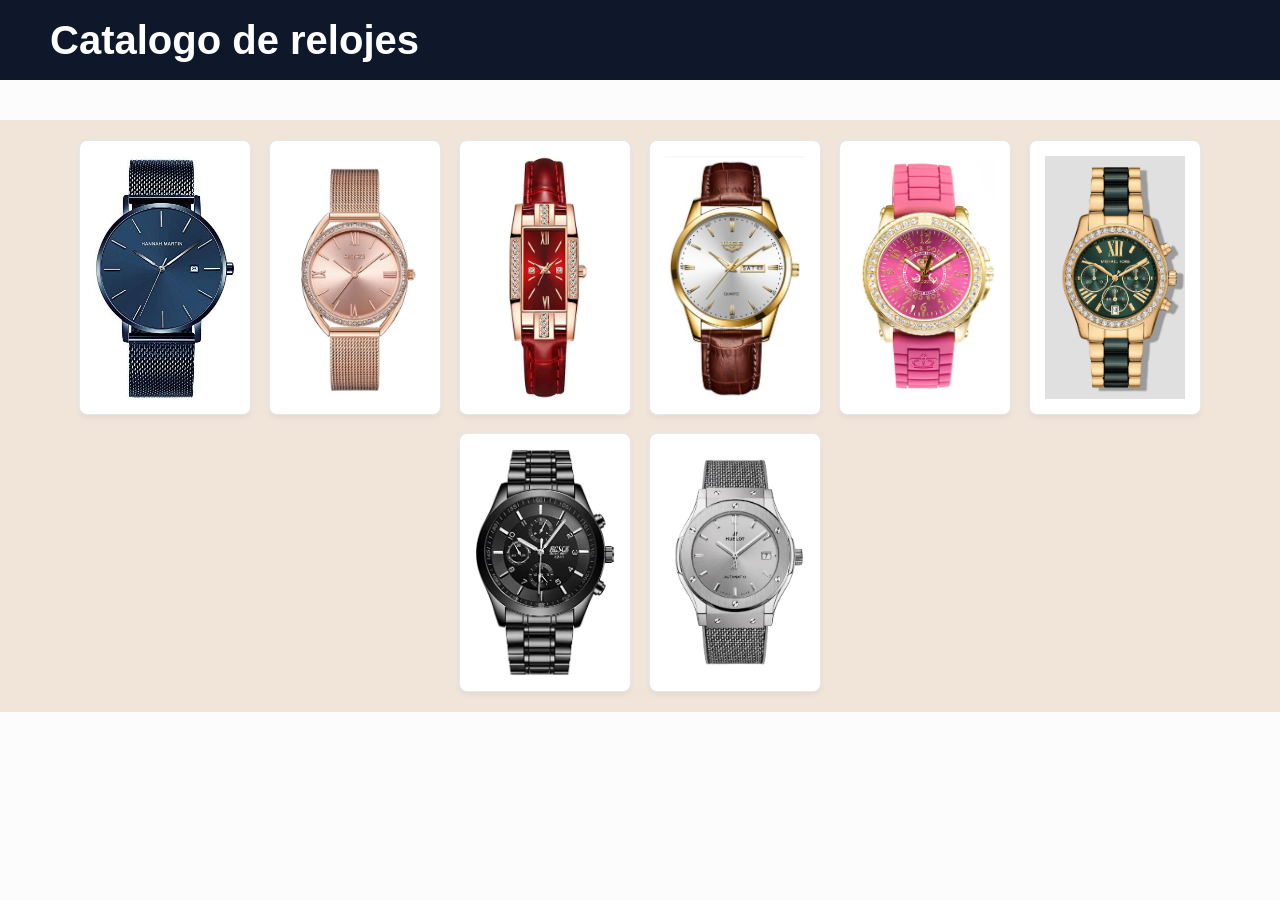
<file: catalogo-relojes/index.html>
<!DOCTYPE html>
<html lang="es">
<head>
    <meta charset="UTF-8">
    <meta name="viewport" content="width=device-width, initial-scale=1.0">
    <title>Catálogo de Relojes</title>
    
    <style>
        body {
            margin: 0px;
            padding: 0px;
            font-family: 'Segoe UI', Verdana, sans-serif;
            background-color: #fcfcfc;
        }

        header {
            height: 80px;
            line-height: 80px;
            padding-left: 50px;
            background: #0f172a; 
            color: #FFFFFF;
            font-size: 2.5em;
            font-weight: 600;
            margin-bottom: 40px;
            
        }

        section {
            background: #f1e4d8; 
            padding: 20px 0px;
        }

        article {
            display: flex;
            justify-content: center; 
            flex-wrap: wrap;        
            gap: 18px;             
        }

        img {
            background: white; 
            border: 1px solid #e2e8f0;
            border-radius: 8px; 
            padding: 15px;
            width: 140px;
            box-shadow: 0 4px 6px -1px rgba(0,0,0,0.05); 
            object-fit: cover;
        }


    </style>
</head>
<body>

   
    <header>
        Catalogo de relojes
    </header>


    <section>
        <article>
            <img src="azul.jpg">
            <img src="rosapalo.avif">
            <img src="rojo.avif">
            <img src="vino.jpg">
            <img src="rosa.png">
            <img src="verde.jpg">
            <img src="negro.jpg">
            <img src="plata.avif">
        </article>
    </section>

</body>
</html>
</file>
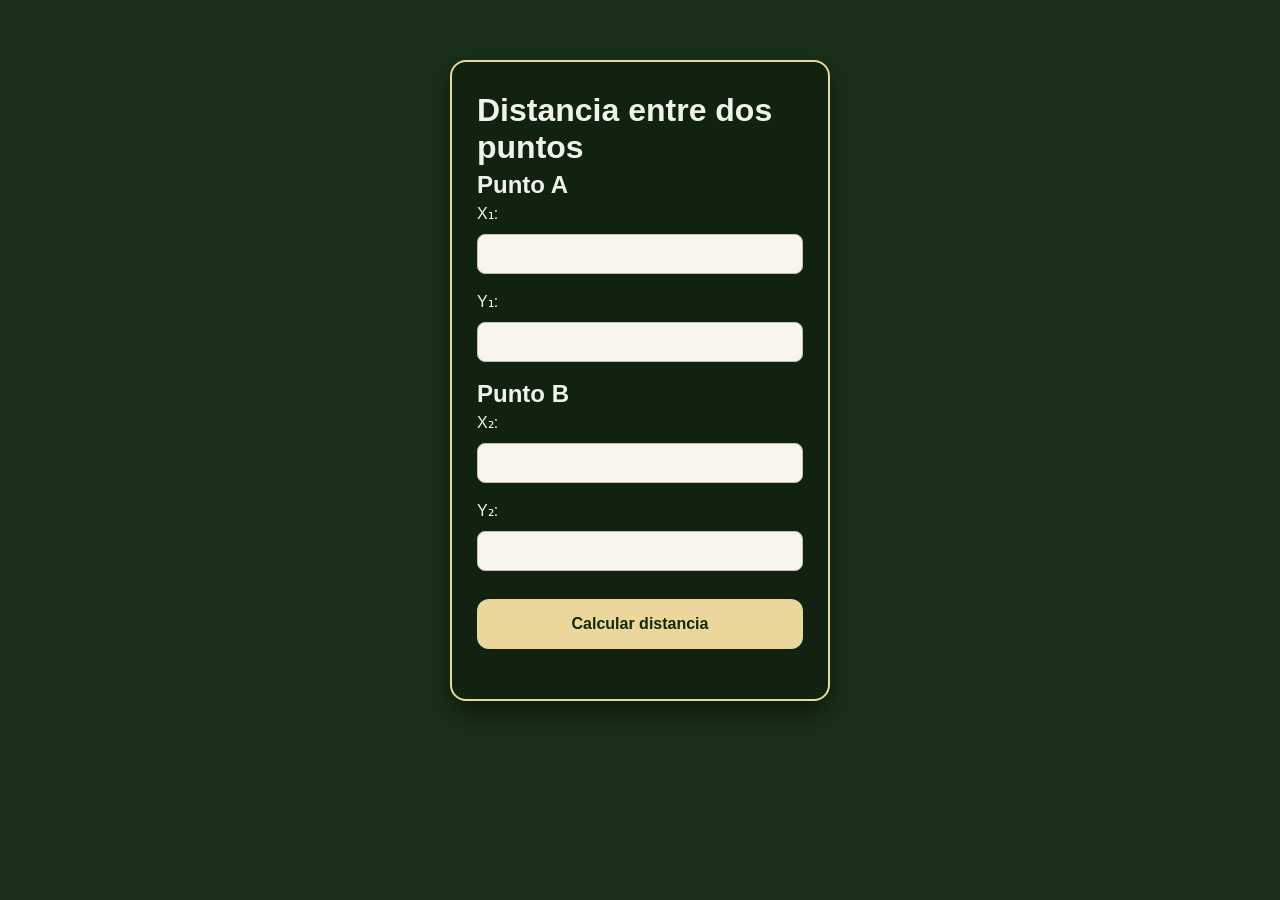
<file: distancia-entre-puntos/index.html>
<!DOCTYPE html>
<html lang="en">
<head>
    <meta charset="UTF-8">
    <meta name="viewport" content="width=device-width, initial-scale=1.0">
    <title>Distancia entre dos puntos</title>
    <link rel="stylesheet" href="styles.css">
</head>
<body>
    </head>
<body>
  

  <h1>Distancia entre dos puntos</h1>
  <h2>Punto A</h2>

  <label>X₁:</label> <!-- Identifica o da nombre a un campo -->
  <input type="number" id="x1">

  <label>Y₁:</label>
  <input type="number" id="y1">

  <h2>Punto B</h2>

  <label>X₂:</label>
  <input type="number" id="x2"> 

  <label>Y₂:</label>
  <input type="number" id="y2">

  <button onclick="calcularDistancia()"> <!-- onclick es el evento -->
    Calcular distancia
  </button>

  <div id="resultado"></div>
    <script src="script.js"></script>
</body>
</html>
</file>
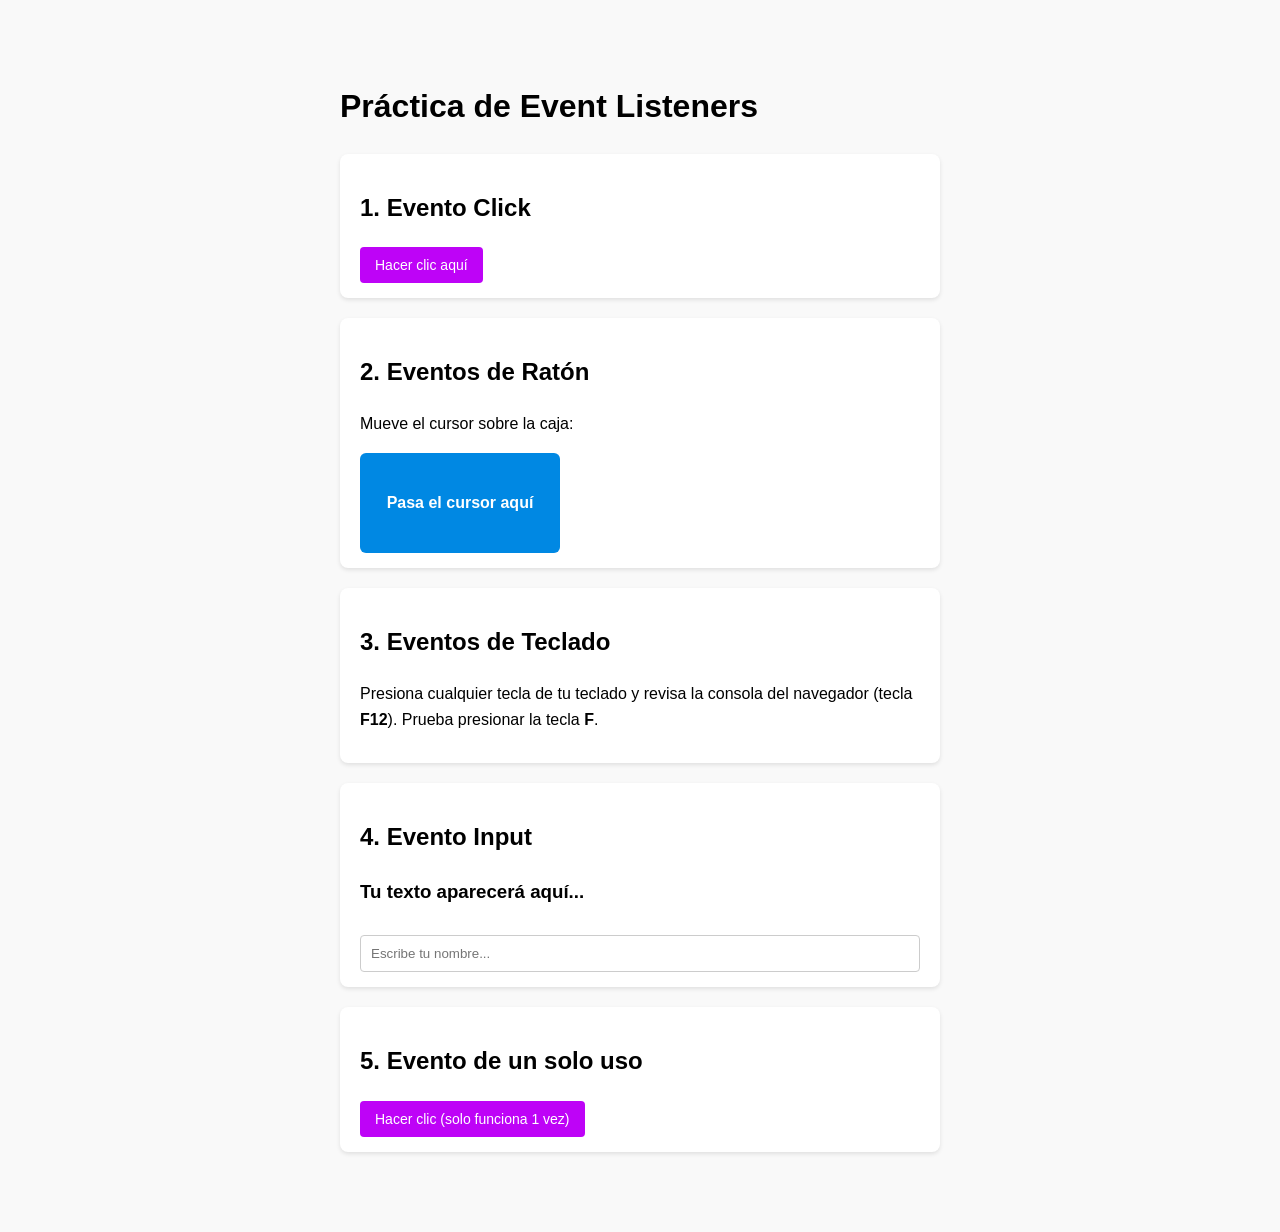
<file: event-listeners/index.html>
<!DOCTYPE html>
<html lang="es">
<head>
  <meta charset="UTF-8">
  <meta name="viewport" content="width=device-width, initial-scale=1.0">
  <title>Práctica de EventListeners en JavaScript</title>
  <!-- Atributo 'defer' para garantizar que el HTML se cargue antes de ejecutar el JS -->
  <script src="script.js" defer></script>
  <style>
    body {
      font-family: Arial, sans-serif;
      max-width: 600px;
      margin: 40px auto;
      padding: 20px;
      line-height: 1.6;
      background-color: #f9f9f9;
    }

    section {
      background: white;
      margin-bottom: 20px;
      padding: 15px 20px;
      border-radius: 8px;
      box-shadow: 0 2px 4px rgba(0,0,0,0.1);
    }

    #boxElement {
      width: 200px;
      height: 100px;
      background-color: #0088e3;
      color: white;
      display: flex;
      align-items: center;
      justify-content: center;
      margin-top: 10px;
      border-radius: 6px;
      font-weight: bold;
      user-select: none;
    }

    input[type="text"] {
      padding: 10px;
      width: 100%;
      box-sizing: border-box;
      margin-top: 10px;
      border: 1px solid #ccc;
      border-radius: 4px;
    }

    button {
      padding: 10px 15px;
      background-color: #be03f7;
      color: white;
      border: none;
      border-radius: 4px;
      cursor: pointer;
      font-size: 14px;
    }

    button:hover {
      background-color: #e182fe;
    }
  </style>
</head>
<body>

  <h1>Práctica de Event Listeners</h1>

  <!-- Bloque 1: Clic con alerta/acción -->
  <section>
    <h2>1. Evento Click</h2>
    <button id="myButton">Hacer clic aquí</button>
  </section>

  <!-- Bloque 2: Raton (mouseover/mouseout) -->
  <section>
    <h2>2. Eventos de Ratón</h2>
    <p>Mueve el cursor sobre la caja:</p>
    <div id="boxElement">Pasa el cursor aquí</div>
  </section>

  <!-- Bloque 3: Teclado (keydown) -->
  <section>
    <h2>3. Eventos de Teclado</h2>
    <p>Presiona cualquier tecla de tu teclado y revisa la consola del navegador (tecla <strong>F12</strong>). Prueba presionar la tecla <strong>F</strong>.</p>
  </section>

  <!-- Bloque 4: Input en tiempo real -->
  <section>
    <h2>4. Evento Input</h2>
    <h3 id="greetingHeading">Tu texto aparecerá aquí...</h3>
    <input type="text" id="usernameInput" placeholder="Escribe tu nombre...">
  </section>

  <!-- Bloque 5: Ejecución única ({ once: true }) -->
  <section>
    <h2>5. Evento de un solo uso</h2>
    <button id="singleButton">Hacer clic (solo funciona 1 vez)</button>
  </section>
</body>
</html>
</file>
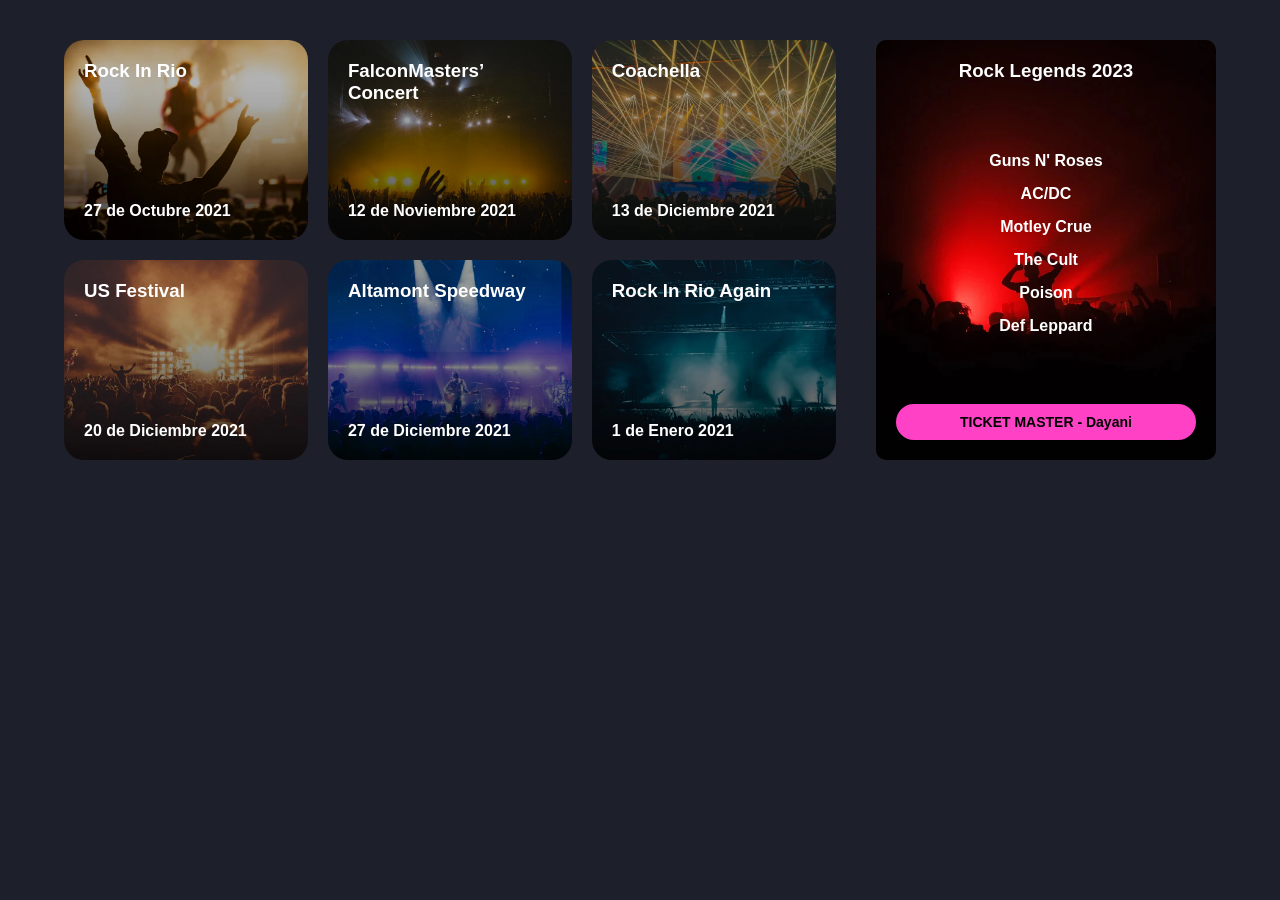
<file: flexbox-musica/index.html>
<!DOCTYPE html>
<html lang="en">
<head>
    <meta charset="UTF-8">
    <meta http-equiv="X-UA-Compatible" content="IE=edge">
    <meta name="viewport" content="width=device-width, initial-scale=1.0">
    <link rel="preconnect" href="https://fonts.googleapis.com">
    <link rel="preconnect" href="https://fonts.gstatic.com" crossorigin>
    <title>Flexbox vs CSS Grid</title>
</head>
<body>
    <div class="contenedor">
        <div class="contenedor-conciertos">
            <div class="card" style="background-image: url('unnamed\ \(6\).webp')">
                <div class="textos">
                    <h3>Rock In Rio</h3>
                    <p>27 de Octubre 2021</p>
                </div>
            </div>
            <div class="card" style="background-image: url('unnamed.webp')">
                <div class="textos">
                    <h3>FalconMasters’ Concert</h3>
                    <p>12 de Noviembre 2021</p>
                </div>
            </div>
            <div class="card" style="background-image: url('unnamed\ \(1\).webp')">
                <div class="textos">
                    <h3>Coachella</h3>
                    <p>13 de Diciembre 2021</p>
                </div>
            </div>

            <div class="card" style="background-image: url('unnamed\ \(2\).webp')">
                <div class="textos">
                    <h3>US Festival</h3>
                    <p>20 de Diciembre 2021</p>
                </div>
            </div>
            <div class="card" style="background-image: url('unnamed\ \(3\).webp')">
                <div class="textos">
                    <h3>Altamont Speedway</h3>
                    <p>27 de Diciembre 2021</p>
                </div>
            </div>
            <div class="card" style="background-image: url('unnamed\ \(4\).webp')">
                <div class="textos">
                    <h3>Rock In Rio Again</h3>
                    <p>1 de Enero 2021</p>
                </div>
            </div>
        </div>

        <div class="banner" style="background-image: url('unnamed\ \(5\).webp')">
            <h3>Rock Legends 2023</h3>
            <ul>
                <li>Guns N' Roses</li>
                <li>AC/DC</li>
                <li>Motley Crue</li>
                <li>The Cult</li>
                <li>Poison</li>
                <li>Def Leppard</li>
            </ul>
            <button class="boton">TICKET MASTER - Dayani</button>
        </div>
    </div>
</body>
</html>

<style>
* {
    padding: 0;
    margin: 0;
    box-sizing: border-box;
}

body {
    background: #1D202B;
    color: #fff;
    font-family: 'Roboto', sans-serif;
}

.contenedor {
    width: 90%;
    max-width: 1200px;
    margin: auto;
    padding: 40px 0;
    display: flex;
    gap: 20px;
    
}

.titulo {
    font-size: 24px;
    padding: 20px 0;
}

.contenedor-conciertos {
    width: 70%;
    display: flex;
    flex-wrap: wrap;
    gap: 20px;
    
}

.card {
    border-radius: 20px;
    min-height: 200px;
    font-weight: bold;
    padding: 20px;
    position: relative;
    overflow: hidden;
    background-size: cover;
    background-position: center center;
    width: calc(33.33% - 20px);
    
}

.card .textos {
    height: 100%;
    display: flex;
    flex-direction: column;
    justify-content: space-between;
    
}

.banner {
    border-radius: 10px;
    text-align: center;
    padding: 20px;
    background-size: cover;
    background-position: center center;
    width: 30%;
    display: flex;
    flex-direction: column;
    justify-content: space-between;

}

.banner ul {
    list-style: none;
}

.banner ul li {
    margin: 15px;
    font-weight: bold;
}

.banner .boton {
    background: #ff41c6;
    display: block;
    width: 100%;
    font-weight: bold;
    font-size: 14px;
    text-align: center;
    padding: 10px;
    border: none;
    border-radius: 100px;
    font-family: 'Roboto', sans-serif;
    cursor: pointer;
}

@media screen and (max-width: 900px) {
    
}

@media screen and (max-width: 700px) {
    
}

@media screen and (max-width: 600px) {

}
</style>
</file>
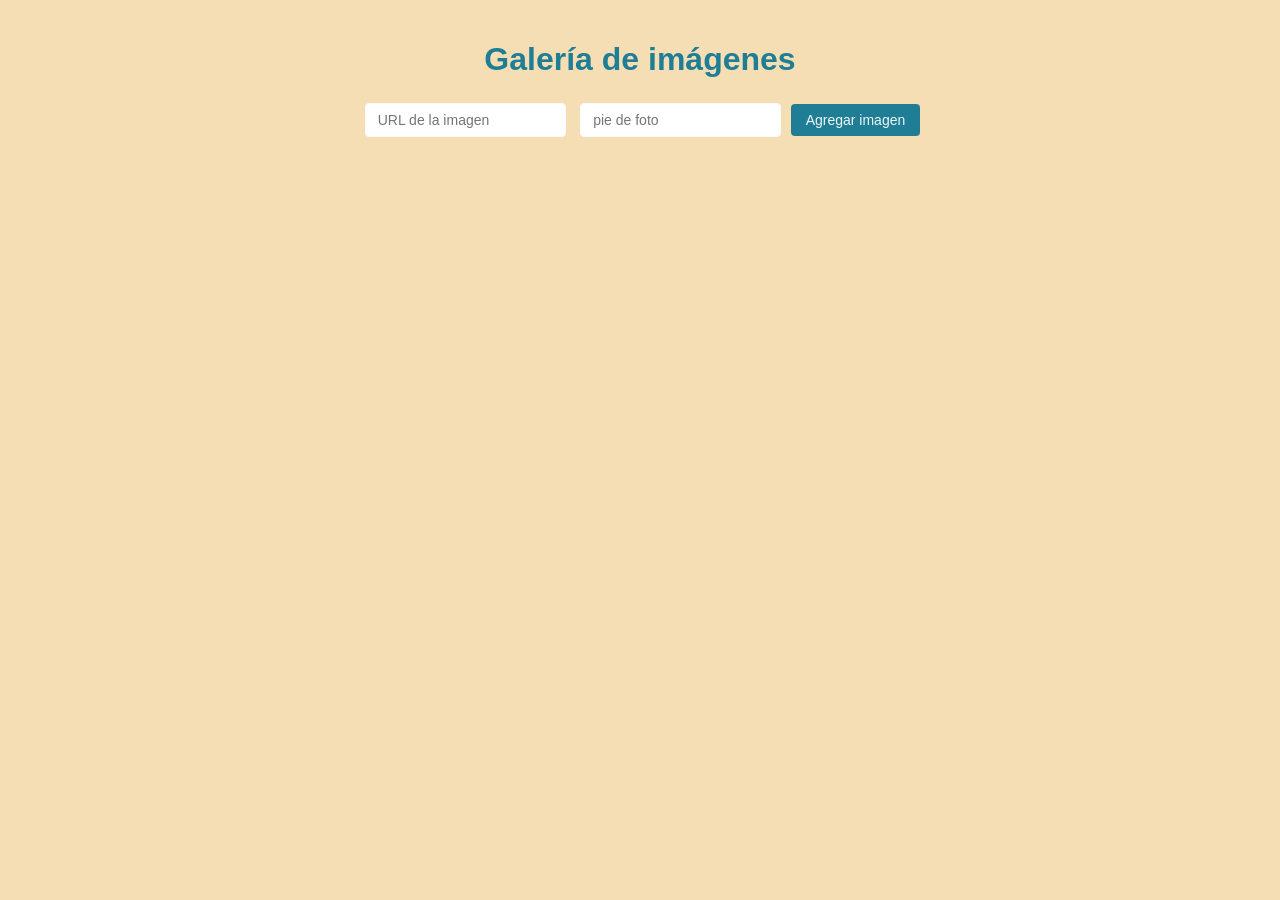
<file: galeria-imagenes/index.html>
<!DOCTYPE html>
<html lang="es">
<head>
<meta charset="UTF-8">
<title>Galería Dinámica JS</title>
<link rel="stylesheet" href="styles.css">
</head>
<body>
<h1>Galería de imágenes</h1>
<!-- Estructura del formulario en HTML -->
<div style="text-align: center; margin-bottom: 20px;">
<input type="text" id="imagenURL" placeholder="URL de la imagen">
<input type="text" id="pieFoto" placeholder="pie de foto">
<button onclick="agregaImagen()">Agregar imagen</button>
</div>
<div id="galeriaImagenes" style="display: flex; flex-wrap: wrap; gap: 20px;">
</div>
<script src="script.js"></script>
</body>
</html>
</file>
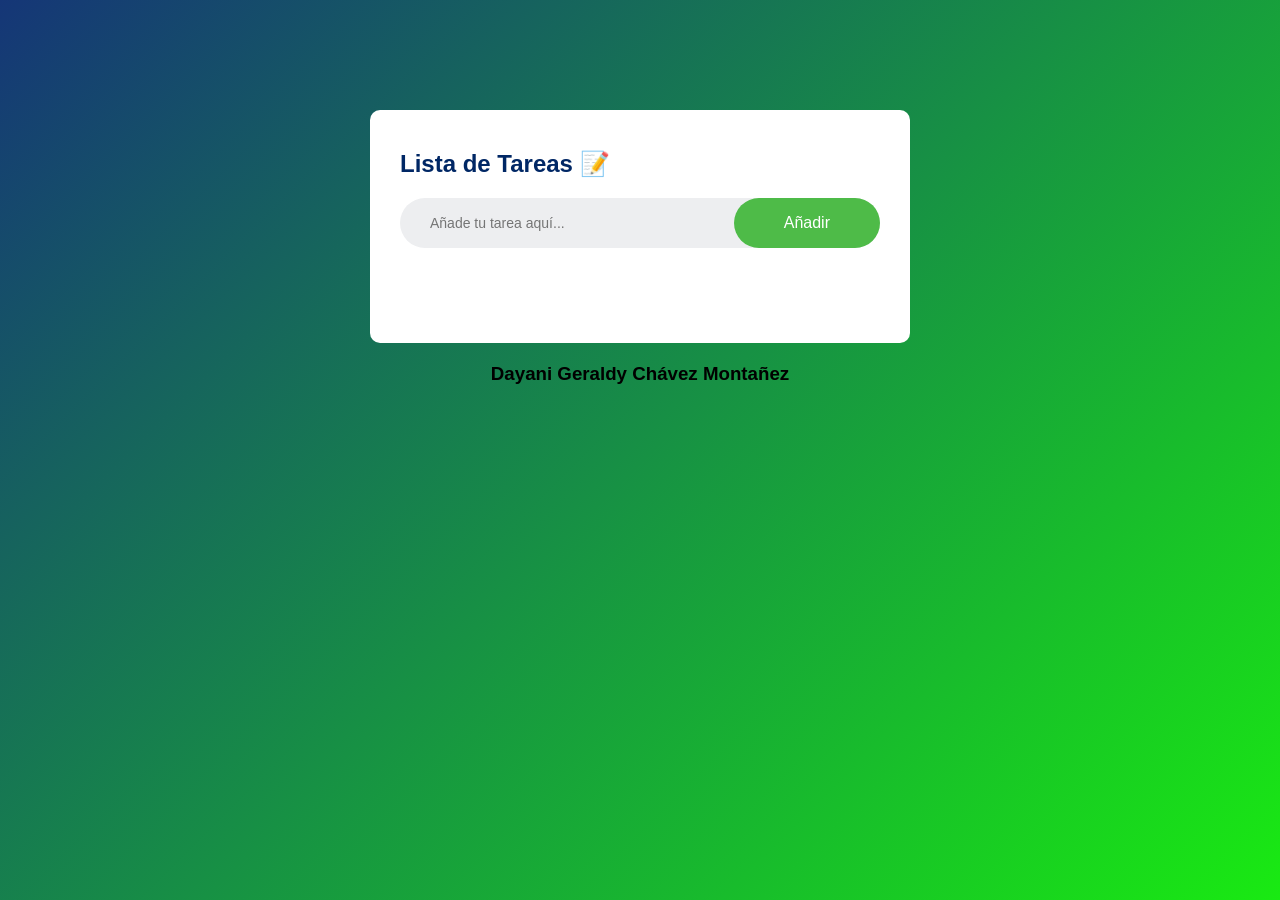
<file: lista-de-tareas/index.html>
<!DOCTYPE html>
<html lang="es">
<head>
<meta charset="UTF-8">
<meta name="viewport" content="width=device-width, initial-
scale=1.0">
<title>To-Do List App - Práctica de Laboratorio</title>
<link rel="stylesheet" href="styles.css">
</head>
<body>
<div class="container">
<div class="to-do-app">
<h2>Lista de Tareas 📝</h2>
<div class="row">
<input type="text" id="input-box" placeholder="Añade tu tarea aquí...">
<button onclick="addTask()">Añadir</button>
</div>
<ul id="list-container">
<!-- Las tareas agregadas dinámicamente mediante
JavaScript aparecerán aquí -->
</ul>
</div>
<h3>Dayani Geraldy Chávez Montañez</h3>
</div>
<script src="script.js"></script>
</body>
</html>
</file>
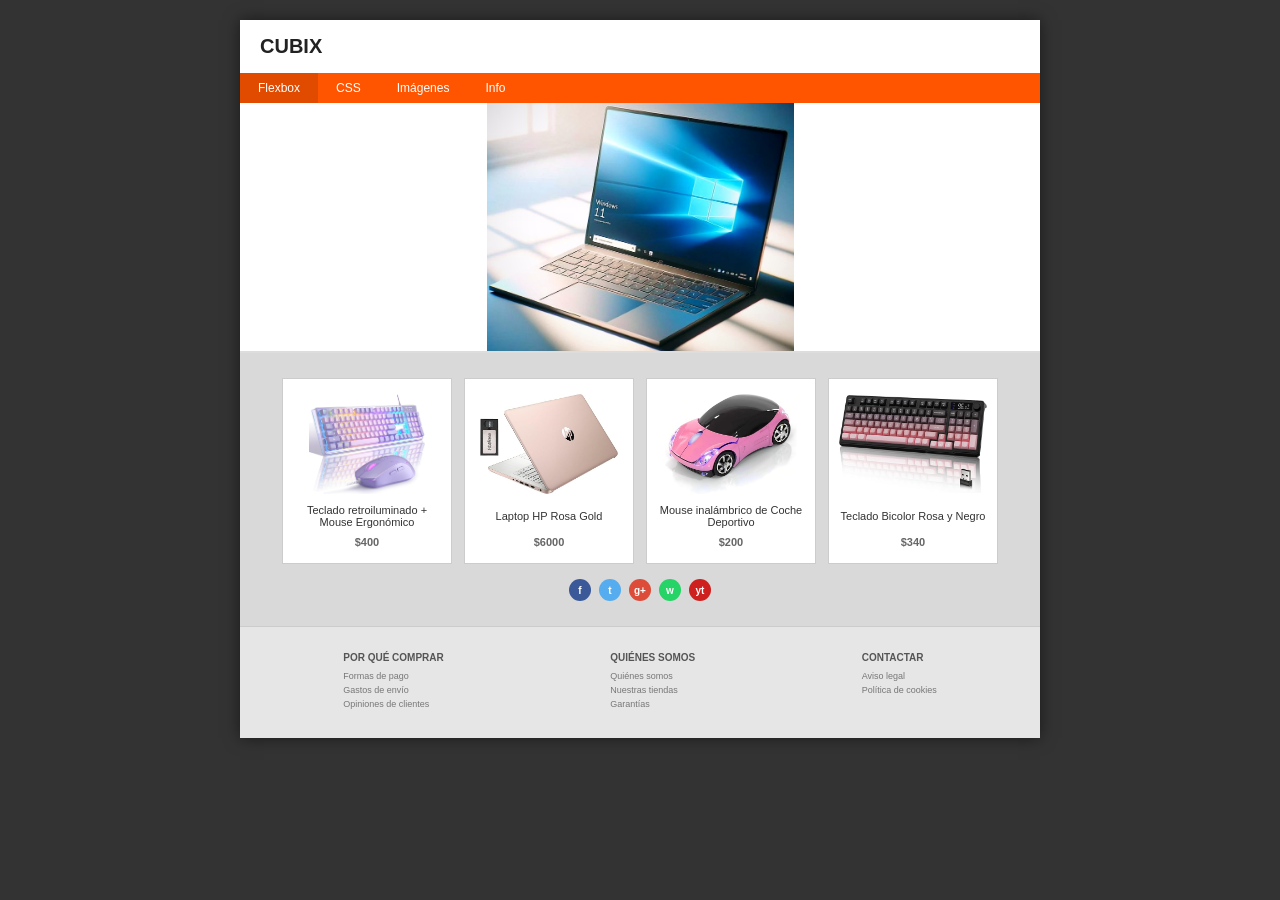
<file: paginaflexbox/index.html>
<!DOCTYPE html>
<html lang="es">
<head>
    <meta charset="UTF-8">
    <meta name="viewport" content="width=device-width, initial-scale=1.0">
    <title>Practica con HTML CSS y FLEXBOX</title>
    <style>
        * {
            box-sizing: border-box;
            margin: 0;
            padding: 0;
            font-family: Arial, Helvetica, sans-serif;
        }

        body {
            background-color: #333333;
            display: flex;
            justify-content: center;
            padding: 20px 0;
        }

        /* CONTENEDOR PRINCIPAL: centra y limita el ancho*/
        .main-container {
            width: 800px;
            background-color: #ffffff;
            box-shadow: 0 0 15px rgba(0,0,0,0.5);
        }

        /*Logo CUBIX */
        .top-header {
            padding: 15px 20px;
            font-size: 20px;
            font-weight: bold;
            color: #222;
        }

        .barra-navegacion {
            background-color: #ff5500; 
            display: flex;
        }

        .menu-opciones {
            display: flex;
            list-style: none;
        }

        .menu-opciones li {
            padding: 8px 18px;
            color: white;
            font-size: 12px;
            cursor: pointer;
        }

        .menu-opciones li.active {
            background-color: #e04b00;
        }

        /* Sección principal con la laptop como fondo */
        .compugrande {
            width: 100%;
            height: 250px;
            background-color: #ffffff;
            background-image: url('compuazul.jpeg');
            background-repeat: no-repeat;
            background-position: center;
            background-size: contain;
            border-bottom: 2px solid #ddd;
        }

        /* Fondo gris para los productos y pie */
        .seccion-productos {
            background-color: #d9d9d9;
            padding: 25px 15px;
        }

        /* Tarjetas de productos en fila */
        article {
            display: flex;
            justify-content: center; 
            gap: 12px;
        }

        .card {
            background: white; 
            border: 1px solid #ccc;
            width: 170px;
            padding: 15px 10px;
            text-align: center;
            display: flex;
            flex-direction: column;
            align-items: center;
            justify-content: space-between;
        }

        .card img {
            width: 100%;
            height: 100px;
            object-fit: contain; /* Ajusta la imagen entera dentro del recuadro sin deformar */
            margin-bottom: 10px;
        }

        .card-title { /*Estilo para los títulos*/
            font-size: 11px;
            color: #333;
            margin-bottom: 8px;
        }

        .card-price { /*Estilos para los precios*/
            font-size: 11px;
            color: #666;
            font-weight: bold;
        }

        /* Redes Sociales */
        .social-bar {
            display: flex;
            justify-content: center;
            gap: 8px;
            margin-top: 15px;
        }

        .social-circle {
            width: 22px;
            height: 22px;
            border-radius: 50%;
            color: white;
            display: flex;
            align-items: center;
            justify-content: center;
            font-size: 10px;
            font-weight: bold;
        }

        .fb { background-color: #3b5998; }
        .tw { background-color: #55acee; }
        .gp { background-color: #dd4b39; }
        .wa { background-color: #25d366; }
        .yt { background-color: #cd201f; }

        /* Pie de página */
        footer {
            background-color: #e6e6e6;
            display: flex;
            justify-content: space-around;
            padding: 25px 20px;
            border-top: 1px solid #ccc;
        }

        footer div h4 {
            font-size: 10px;
            color: #555;
            margin-bottom: 8px;
        }

        footer div p {
            font-size: 9px;
            color: #777;
            margin-bottom: 4px;
        }
    </style>
</head>
<body>

    <!-- Marco principal que encierra toda la página -->
    <div class="main-container">

        <div class="top-header">
             CUBIX
        </div>

        <nav class="barra-navegacion"> 
            <ul class="menu-opciones">
                <li class="active">Flexbox</li>
                <li>CSS</li>
                <li>Imágenes</li>
                <li>Info</li>
            </ul>
        </nav>     

        <!-- Banner Principal (Imagen de fondo) -->
        <section class="compugrande"></section>

        <!-- Bloque Gris de Productos y Redes -->
        <div class="seccion-productos">
            <article>
                <div class="card">
                    <img src="teclado.jpg" alt="Teclado">
                    <p class="card-title">Teclado retroiluminado + Mouse Ergonómico</p>
                    <p class="card-price">$400</p>
                </div>
                <div class="card">
                    <img src="laptop.jpg" alt="Laptop">
                    <p class="card-title">Laptop HP Rosa Gold</p>
                    <p class="card-price">$6000</p>
                </div>
                <div class="card">
                    <img src="carrito.jpg" alt="Carrito">
                    <p class="card-title">Mouse inalámbrico de Coche Deportivo</p>
                    <p class="card-price">$200</p>
                </div>
                <div class="card">
                    <img src="tecladorosa.jpg" alt="Teclado Rosa">
                    <p class="card-title">Teclado Bicolor Rosa y Negro</p>
                    <p class="card-price">$340</p>
                </div>
            </article>

            <!-- Íconos Sociales -->
            <div class="social-bar">
                <span class="social-circle fb">f</span>
                <span class="social-circle tw">t</span>
                <span class="social-circle gp">g+</span>
                <span class="social-circle wa">w</span>
                <span class="social-circle yt">yt</span>
            </div>
        </div>

        <!-- Footer -->
        <footer>
            <div>
                <h4>POR QUÉ COMPRAR</h4>
                <p>Formas de pago</p>
                <p>Gastos de envío</p>
                <p>Opiniones de clientes</p>
            </div>
            <div>
                <h4>QUIÉNES SOMOS</h4>
                <p>Quiénes somos</p>
                <p>Nuestras tiendas</p>
                <p>Garantías</p>
            </div>
            <div>
                <h4>CONTACTAR</h4>
                <p>Aviso legal</p>
                <p>Política de cookies</p>
            </div>
        </footer>

    </div>

</body>
</html>
</file>
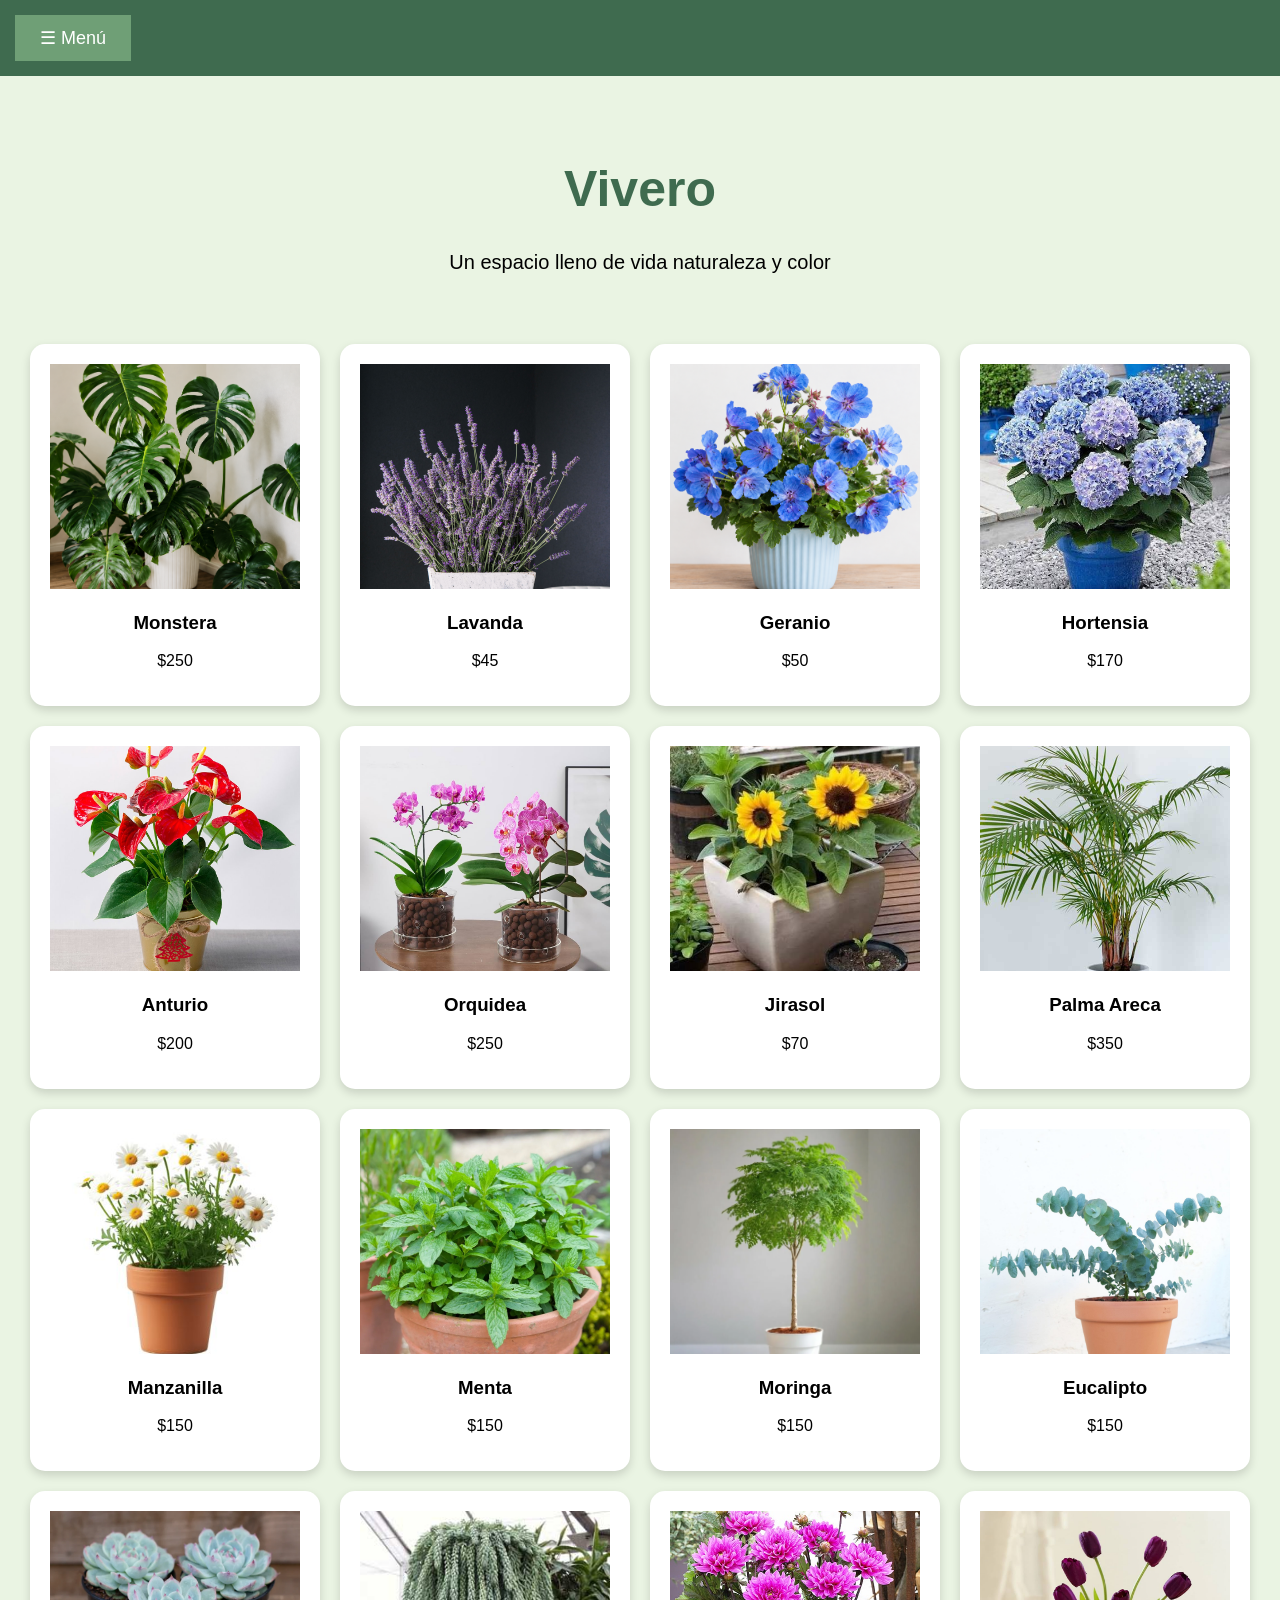
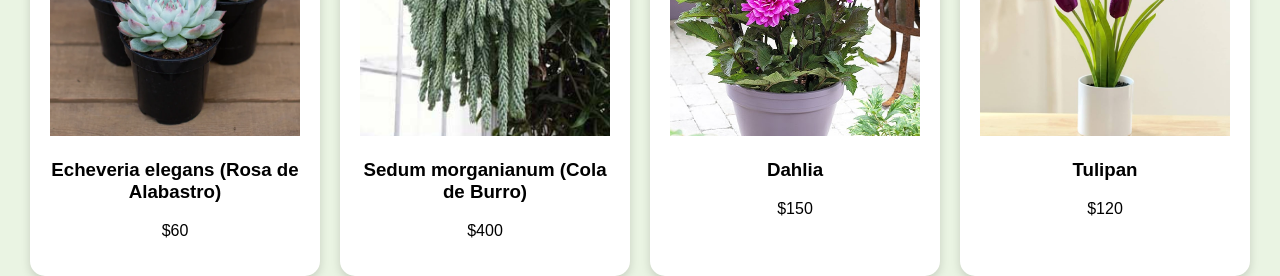
<file: vivero/index.html>
<!DOCTYPE html>
<html lang="en">
<head>
    <meta charset="UTF-8">
    <meta name="viewport" content="width=device-width, initial-scale=1.0">
    <title>Vivero</title>
    <style>
        body {
            background-color: #EAF4E3;
            margin: 0;
            font-family: Arial, sans-serif;
        }

        nav.barra {
            background-color: #3F6B4F;
            padding: 15px;
        }

        button {
            background-color: #6F9F76;
            color: white;
            border: none;
            padding:12px 25px;
            font-size: 18px;
        }

        .menu-desplegable {
            position: relative;
            display: inline-block;
        }

        .opciones-menu {
            display: none;
            position: absolute;
            top: 100%;
            background-color: white;
            list-style: none;
            margin:0;
            padding:0;
        }

        .menu-desplegable:hover .opciones-menu {
            display:block;
        }

        .opciones-menu li {
            padding: 10px;
        }

        .encabezado {
            text-align: center;
            padding: 50px;
        }

        .encabezado h1 {
            color: #3F6B4F;
            font-size: 50px;
        }

        .encabezado p {
            font-size: 20px;
        }

        .tarjeta {
            background-color: white;
            width: 250px;
            padding: 20px;
            border-radius: 15px;
            text-align: center;
            box-shadow: 0 4px 10px rgba(0, 0, 0, 0.15);
        }

        .tarjeta img {
            width: 100%;
            height: 225px;
            object-fit: cover;
        }

        .productos {
            display: flex;
            justify-content: center;
            gap: 20px;
            flex-wrap: wrap;
        }
    </style>
</head>
<body>
    <nav class="barra">
        <div class="menu-desplegable">
            <button class="boton menu">☰ Menú</button>
            <ul class="opciones-menu">
                <li>Plantas de interior</li>
                <li>Plantas de exterior</li>
                <li>Plantas de semisombra</li>
                <li>Plantas ornamentales</li>
                <li>Huerto y comestible</li>
                <li>Plantas medicinales</li>
                <li>Suculentas y cactus</li>
                <li>Plantas bulbosas</li>
                <li>Trepadoras y enredaderas</li>
            </ul>
        </div>
    </nav>

    <header class="encabezado">
        <h1>Vivero</h1>
        <p>Un espacio lleno de vida naturaleza y color</p>
    </header>

    <section class="productos">
        <div class="tarjeta">
            <img src="monstera.png" alt="Monstera">
            <h3>Monstera</h3>
            <p>$250</p>
        </div>
        <div class="tarjeta">
            <img src="lavanda.jpg" alt="Lavanda">
            <h3>Lavanda</h3>
            <p>$45</p>
        </div>
        <div class="tarjeta">
            <img src="geranio.png" alt="Geranio">
            <h3>Geranio</h3>
            <p>$50</p>
        </div>
        <div class="tarjeta">
            <img src="hortensias.jpg" alt="hortensia">
            <h3>Hortensia</h3>
            <p>$170</p>
        </div>
        <div class="tarjeta">
            <img src="anturio.jpg" alt="anturio">
            <h3>Anturio</h3>
            <p>$200</p>
        </div>
        <div class="tarjeta">
            <img src="orquidea.jpg" alt="orquidea">
            <h3>Orquidea</h3>
            <p>$250</p>
        </div>
        <div class="tarjeta">
            <img src="jirasol.jpg" alt="jirasol">
            <h3>Jirasol</h3>
            <p>$70</p>
        </div>
        <div class="tarjeta">
            <img src="palma-areca.jpg" alt="palma">
            <h3>Palma Areca</h3>
            <p>$350</p>
        </div>
        <div class="tarjeta">
            <img src="manzanilla.jpg" alt="Manzanilla">
            <h3>Manzanilla</h3>
            <p>$150</p>
        </div>
        <div class="tarjeta">
            <img src="menta" alt="Menta">
            <h3>Menta</h3>
            <p>$150</p>
        </div>
        <div class="tarjeta">
            <img src="moringa" alt="Moringa">
            <h3>Moringa</h3>
            <p>$150</p>
        </div>
        <div class="tarjeta">
            <img src="eucaliptus.jpg" alt="eucalipto">
            <h3>Eucalipto</h3>
            <p>$150</p>
        </div>
        <div class="tarjeta">
            <img src="suculentas.webp" alt="Echeveria">
            <h3>Echeveria elegans (Rosa de Alabastro)</h3>
            <p>$60</p>
        </div>
        <div class="tarjeta">
            <img src="sedum-morganianum.jpg" alt="Sedum">
            <h3>Sedum morganianum (Cola de Burro)</h3>
            <p>$400</p>
        </div>
        <div class="tarjeta">
            <img src="dahlias.jpg" alt="dahlias">
            <h3>Dahlia</h3>
            <p>$150</p>
        </div>
        <div class="tarjeta">
            <img src="tulipanes.jpg" alt="Tulipan">
            <h3>Tulipan</h3>
            <p>$120</p>
        </div>
    </section>
</body>
</html>
</file>
<file: distancia-entre-puntos/styles.css>
* {
  box-sizing: border-box;
  margin: 0;
  padding: 0;
}

html {
  /* El fondo exterior */
  background-color: #1a301a; 
}

body { /*Cuadro*/
  font-family: Arial, sans-serif;
  max-width: 380px;         
  margin: 60px auto;         
  padding: 30px 25px;
  color: #eff3ea;
  background-color: #112211; 
  border: 2px solid #ebd79b; 
  border-radius: 16px;      
  box-shadow: 0px 12px 28px rgba(0, 0, 0, 0.5); 
}

h1, h2, h3, label {
  color: #eff3ea;
  display: block;
  margin-bottom: 5px;
}

input {
  width: 100%;
  padding: 10px 12px;
  margin: 6px 0 18px;
  box-sizing: border-box;
  background-color: #f7f5ed;
  /* Un borde sutil para que se integre con el fondo */
  border: 1px solid #c2bfae;
  border-radius: 8px;
  color: #112211;
  font-size: 16px;
  outline: none;
  transition: all 0.3s ease;
}

/* Efecto cuando el usuario hace clic en un input */
input:focus {
  border-color: #ebd79b;
  background-color: #ffffff;
  box-shadow: 0 0 8px rgba(235, 215, 155, 0.4);
}

button {
  width: 100%;
  padding: 16px;
  margin-top: 10px;
  cursor: pointer;
  font-size: 16px;
  font-weight: bold;
  background-color: #ebd79b;
  border-radius: 12px; 
  border: none;        
  color: #0f290a; 
  transition: background-color 0.2s ease, transform 0.1s ease;
}

button:hover {
  background-color: #dfcaa7;
}

#resultado {
  margin-top: 20px;
  font-size: 20px;
  font-weight: bold;
  text-align: center;
  color: #ebd79b; /* El resultado */
}
</file>
<file: galeria-imagenes/styles.css>
body {
font-family: Arial, sans-serif;
background-color: wheat;
margin: 0;
padding: 20px;
display: flex;
flex-direction: column;
align-items: center;
}
h1 {
color:rgb(31, 126, 150) ;
margin-bottom: 20px;
}
input[type="text"] {
padding: 8px 12px;
margin: 5px;
border: 1px solid #fafbfb;
border-radius: 4px;
font-size: 14px;
}
button {
padding: 8px 15px;
background-color: rgb(31, 126, 150);
color: rgb(239, 246, 248);
border: none;
border-radius: 4px;
cursor: pointer;
font-size: 14px;
}
button:hover {
background-color: #2f899e; /*Cambia al pasar el mouse*/
}
/* Texto del pie de foto */
#galeriaImagenes p {
margin-top: 8px;
font-weight: bold;
color: #0c1126;
}
</file>
<file: lista-de-tareas/styles.css>
/* Reset global de márgenes y caja */
* {
margin: 0;
padding: 0;
font-family: 'Poppins', sans-serif, system-ui;
box-sizing: border-box;
}
/* Fondo de la página en gradiente */
.container {
width: 100%;
min-height: 100vh;
background: linear-gradient(135deg, #153677, #19ea12);
padding: 10px;
}
/* Tarjeta central de la aplicación */
.to-do-app {
width: 100%;
max-width: 540px;
background: #ffffff;
margin: 100px auto 20px;
padding: 40px 30px 70px;
border-radius: 10px;
}
/* Encabezado */
.to-do-app h2 {
color: #002765;
display: flex;
align-items: center;
margin-bottom: 20px;
}
.to-do-app h2 img {
width: 30px;
margin-left: 10px;
}
/* Campo de entrada y botón */
.row {
display: flex;
align-items: center;
justify-content: space-between;
background: #edeef0;
border-radius: 30px;
padding-left: 20px;
margin-bottom: 25px;
}
input {
flex: 1;
border: none;
outline: none;
background: transparent;
padding: 10px;
font-size: 14px;
}
button {
border: none;
outline: none;
padding: 16px 50px;
background: #4ebb48;
color: #ffffff;
font-size: 16px;
cursor: pointer;
border-radius: 40px;
}
/* Lista de Tareas */
ul li {
list-style: none;
font-size: 17px;
padding: 12px 8px 12px 50px;
user-select: none;
cursor: pointer;
position: relative;
}
/* Icono de casilla no marcada mediante seudoelemento ::before */
ul li::before {
content: '⬜'; 
position: absolute;
height: 28px;
width: 28px;
border-radius: 50%;
background-size: cover;
background-position: center;
top: 12px;
left: 8px;
}
/* Estado 2: Tarea realizada con éxito */
ul li.checked::before {
  content: '✅';
}
/* Estado 3: Tarea no realizada */
ul li.unchecked::before {
  content: '❌';
}
/* Estilo tachado solo para la completada */
ul li.checked {
  color: #555555;
  text-decoration: line-through;
}
/* Estilo para la no hecha (opcional) */
ul li.unchecked {
  color: #d9534f;
  text-decoration: none;
}
/* Botón de eliminación (Cruz) */
ul li span {
position: absolute;
right: 0;
top: 5px;
width: 40px;
height: 40px;
font-size: 22px;
color: #555555;
line-height: 40px;
text-align: center;
border-radius: 50%;
}
ul li span:hover {
background: #edeef0;
}
h3  {
    text-align: center;
}
</file>
